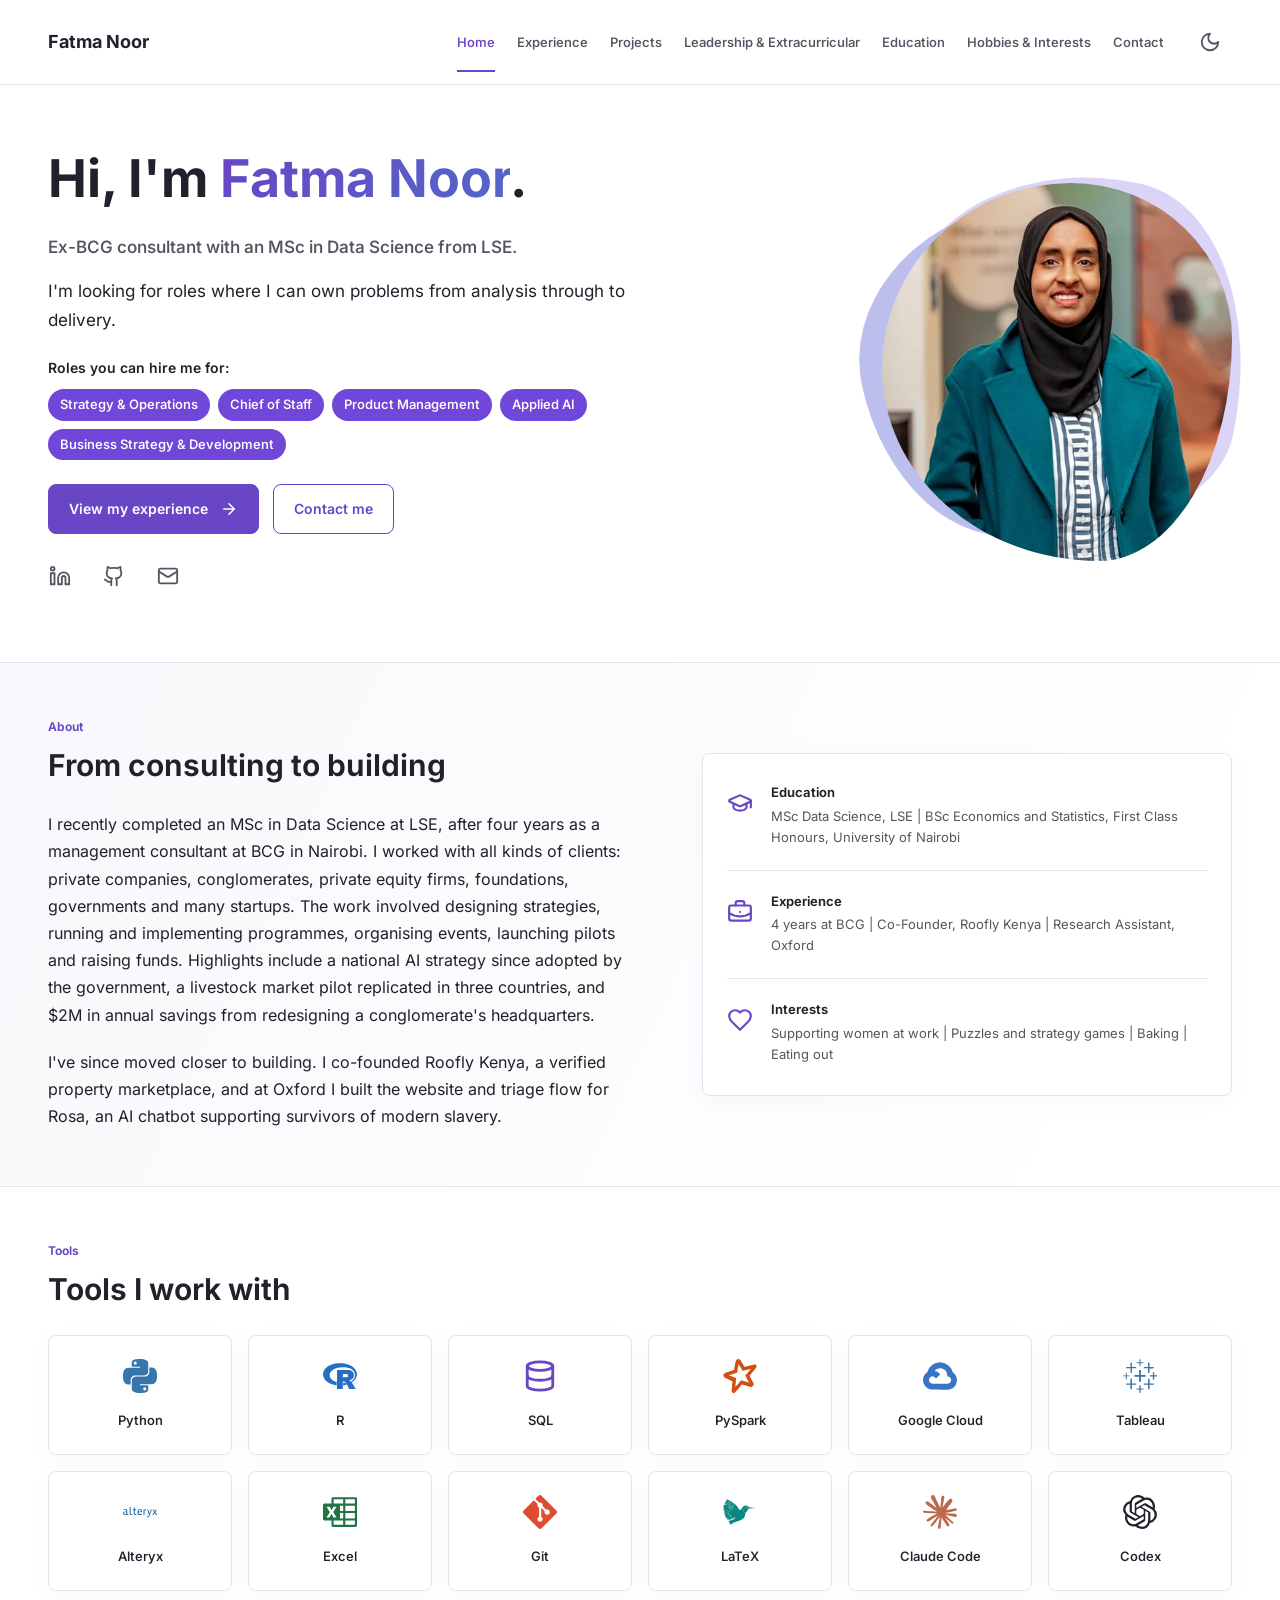
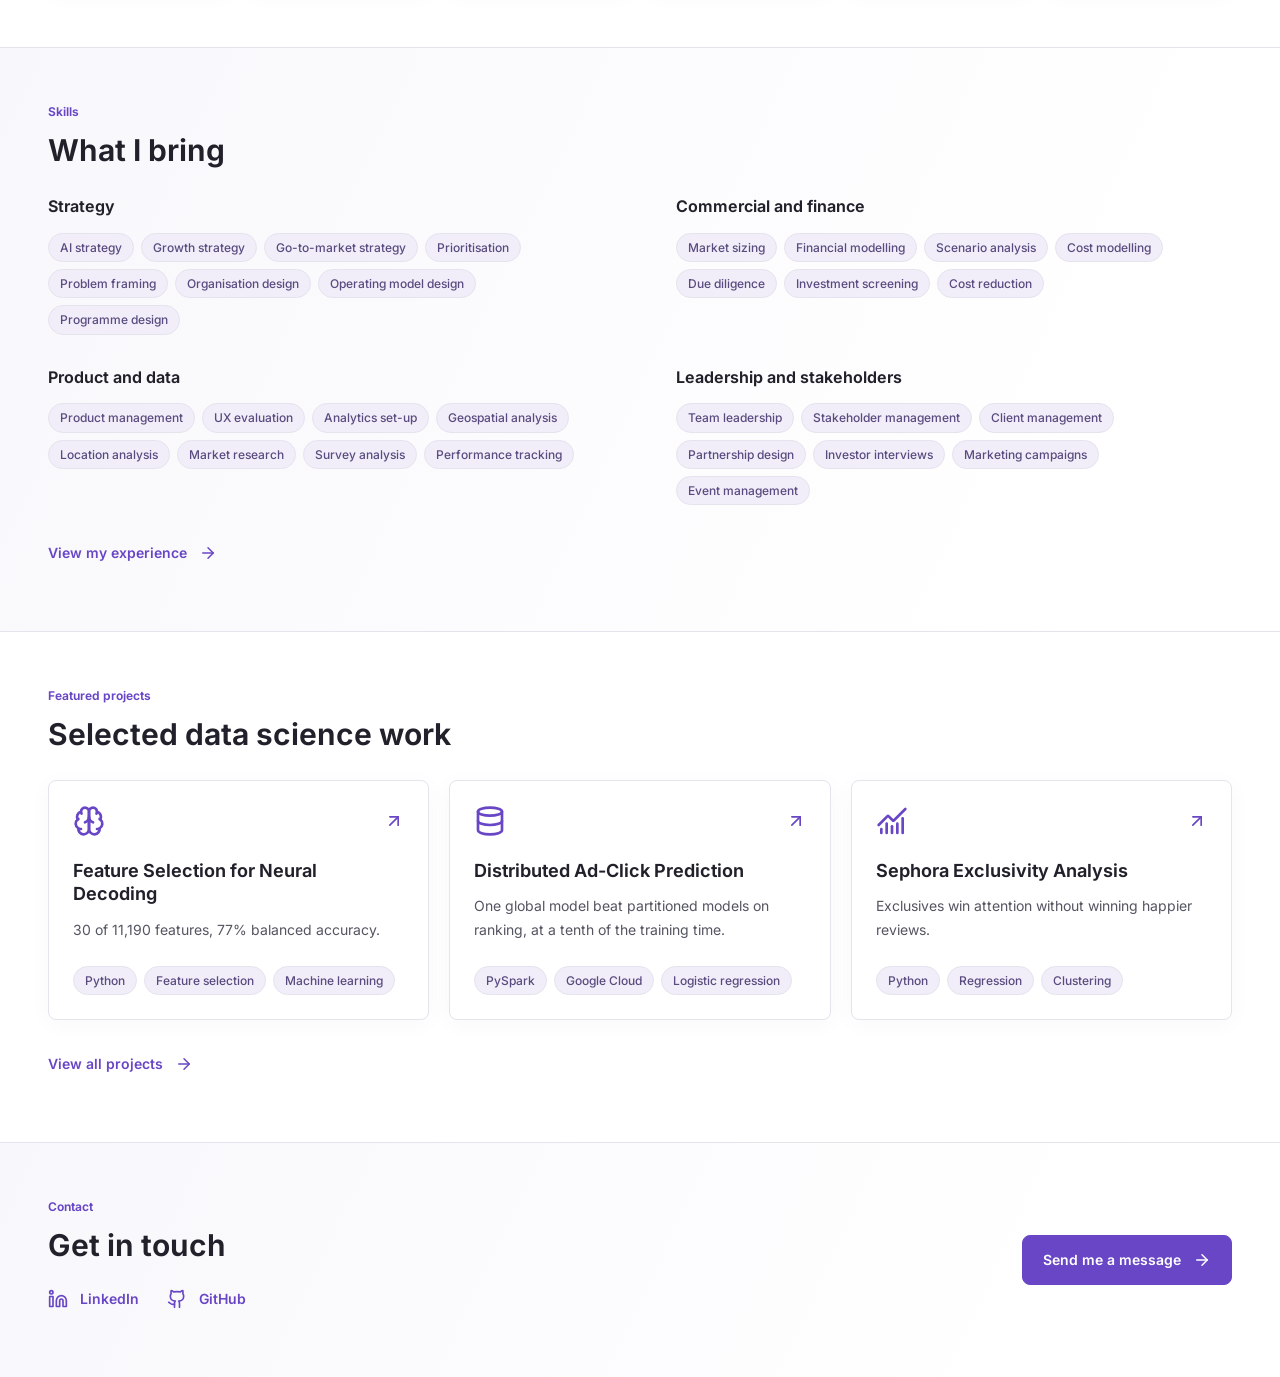
<file: index.html>
<!doctype html>
<html lang="en">
<head>
  <meta charset="utf-8">
  <meta name="viewport" content="width=device-width, initial-scale=1">
  <title></title>
  <meta name="description" content="">
  <!-- Generated sharing metadata from content.json -->
  <meta property="og:type" content="website">
  <meta property="og:site_name" content="Fatma Noor">
  <meta property="og:title" content="Fatma Noor">
  <meta property="og:description" content="I'm looking for roles where I can own problems from analysis through to delivery.">
  <meta property="og:url" content="https://fatma-noor.github.io/">
  <meta property="og:image" content="https://fatma-noor.github.io/images/og-preview.png">
  <meta property="og:image:type" content="image/png">
  <meta property="og:image:width" content="1200">
  <meta property="og:image:height" content="627">
  <meta property="og:image:alt" content="Fatma Noor">
  <meta name="twitter:card" content="summary_large_image">
  <meta name="twitter:title" content="Fatma Noor">
  <meta name="twitter:description" content="I'm looking for roles where I can own problems from analysis through to delivery.">
  <meta name="twitter:image" content="https://fatma-noor.github.io/images/og-preview.png">
  <meta name="twitter:image:alt" content="Fatma Noor">
  <!-- End sharing metadata -->
  <script src="theme.js"></script>
  <link rel="stylesheet" href="style.css">
  <script src="vendor/formspree-ajax.js" defer></script>
  <script src="app.js" defer></script>
</head>
<body>
  <a class="skip-link" href="#main"></a>
  <header class="site-header">
    <div class="header-inner">
      <a class="brand" href="#home"></a>
      <button class="theme-toggle icon-button" id="theme-toggle" type="button"></button>
      <nav id="navigation"></nav>
    </div>
  </header>
  <main id="main" tabindex="-1"></main>
</body>
</html>
</file>
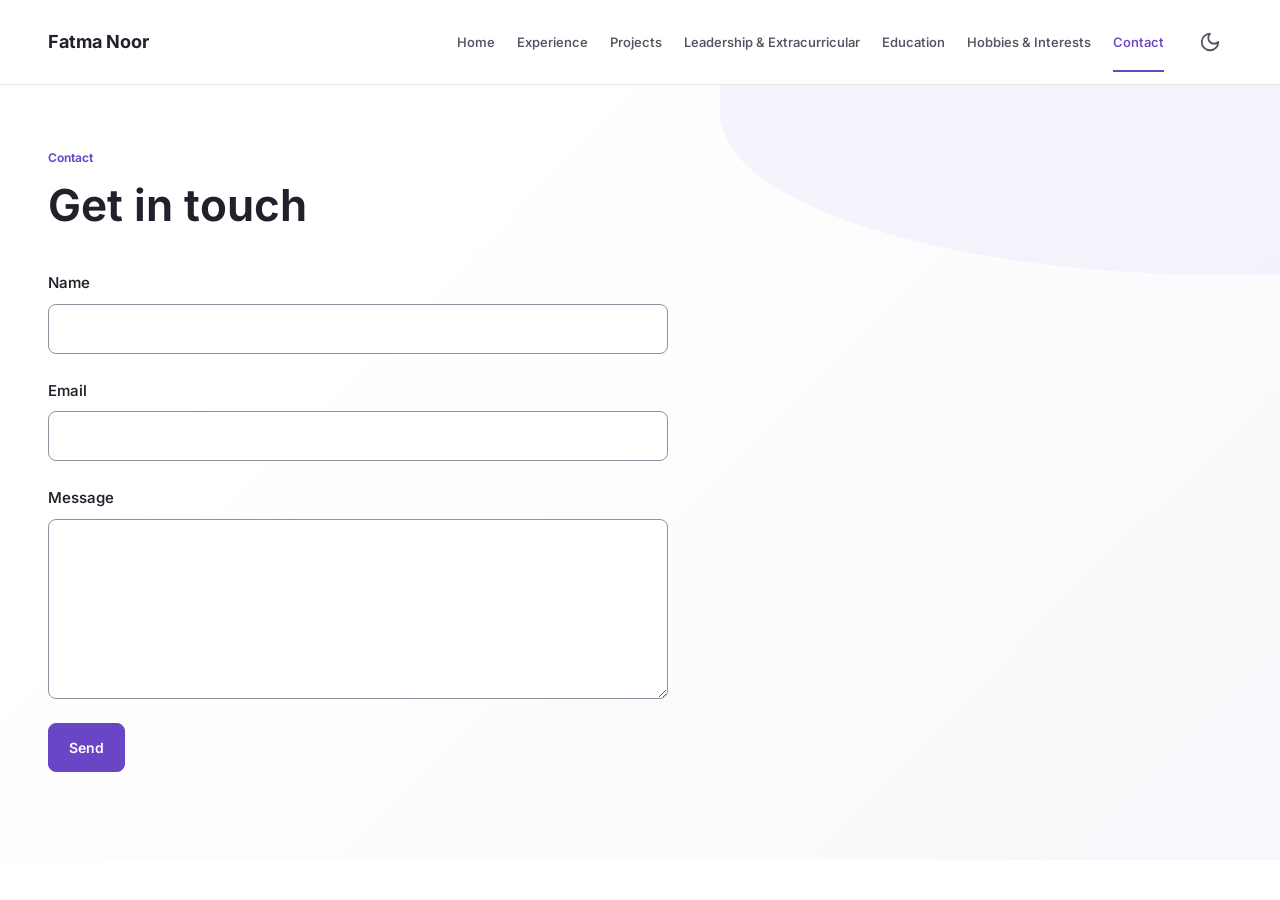
<file: contact.html>
<!doctype html>
<html lang="en">
<head>
  <meta charset="utf-8">
  <meta name="viewport" content="width=device-width, initial-scale=1">
  <title></title>
  <meta name="description" content="">
  <!-- Generated sharing metadata from content.json -->
  <meta property="og:type" content="website">
  <meta property="og:site_name" content="Fatma Noor">
  <meta property="og:title" content="Fatma Noor">
  <meta property="og:description" content="I'm looking for roles where I can own problems from analysis through to delivery.">
  <meta property="og:url" content="https://fatma-noor.github.io/contact.html">
  <meta property="og:image" content="https://fatma-noor.github.io/images/og-preview.png">
  <meta property="og:image:type" content="image/png">
  <meta property="og:image:width" content="1200">
  <meta property="og:image:height" content="627">
  <meta property="og:image:alt" content="Fatma Noor">
  <meta name="twitter:card" content="summary_large_image">
  <meta name="twitter:title" content="Fatma Noor">
  <meta name="twitter:description" content="I'm looking for roles where I can own problems from analysis through to delivery.">
  <meta name="twitter:image" content="https://fatma-noor.github.io/images/og-preview.png">
  <meta name="twitter:image:alt" content="Fatma Noor">
  <!-- End sharing metadata -->
  <script src="theme.js"></script>
  <link rel="stylesheet" href="style.css">
  <script src="vendor/formspree-ajax.js" defer></script>
  <script src="app.js" defer></script>
</head>
<body>
  <a class="skip-link" href="#main"></a>
  <header class="site-header">
    <div class="header-inner">
      <a class="brand" href="#home"></a>
      <button class="theme-toggle icon-button" id="theme-toggle" type="button"></button>
      <nav id="navigation"></nav>
    </div>
  </header>
  <main id="main" tabindex="-1"></main>
</body>
</html>
</file>
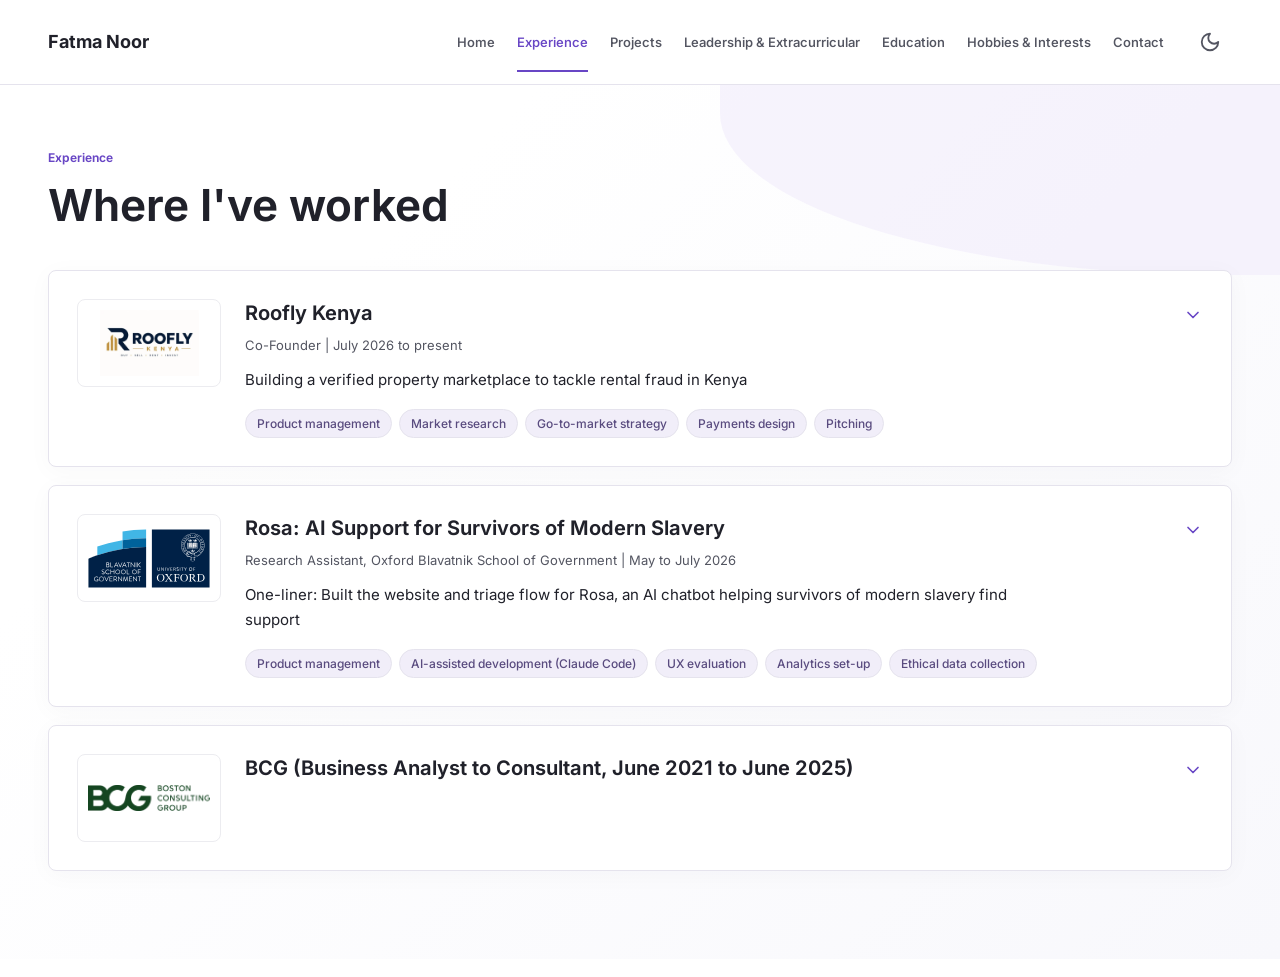
<file: experience.html>
<!doctype html>
<html lang="en">
<head>
  <meta charset="utf-8">
  <meta name="viewport" content="width=device-width, initial-scale=1">
  <title></title>
  <meta name="description" content="">
  <!-- Generated sharing metadata from content.json -->
  <meta property="og:type" content="website">
  <meta property="og:site_name" content="Fatma Noor">
  <meta property="og:title" content="Fatma Noor">
  <meta property="og:description" content="I'm looking for roles where I can own problems from analysis through to delivery.">
  <meta property="og:url" content="https://fatma-noor.github.io/experience.html">
  <meta property="og:image" content="https://fatma-noor.github.io/images/og-preview.png">
  <meta property="og:image:type" content="image/png">
  <meta property="og:image:width" content="1200">
  <meta property="og:image:height" content="627">
  <meta property="og:image:alt" content="Fatma Noor">
  <meta name="twitter:card" content="summary_large_image">
  <meta name="twitter:title" content="Fatma Noor">
  <meta name="twitter:description" content="I'm looking for roles where I can own problems from analysis through to delivery.">
  <meta name="twitter:image" content="https://fatma-noor.github.io/images/og-preview.png">
  <meta name="twitter:image:alt" content="Fatma Noor">
  <!-- End sharing metadata -->
  <script src="theme.js"></script>
  <link rel="stylesheet" href="style.css">
  <script src="vendor/formspree-ajax.js" defer></script>
  <script src="app.js" defer></script>
</head>
<body>
  <a class="skip-link" href="#main"></a>
  <header class="site-header">
    <div class="header-inner">
      <a class="brand" href="#home"></a>
      <button class="theme-toggle icon-button" id="theme-toggle" type="button"></button>
      <nav id="navigation"></nav>
    </div>
  </header>
  <main id="main" tabindex="-1"></main>
</body>
</html>
</file>
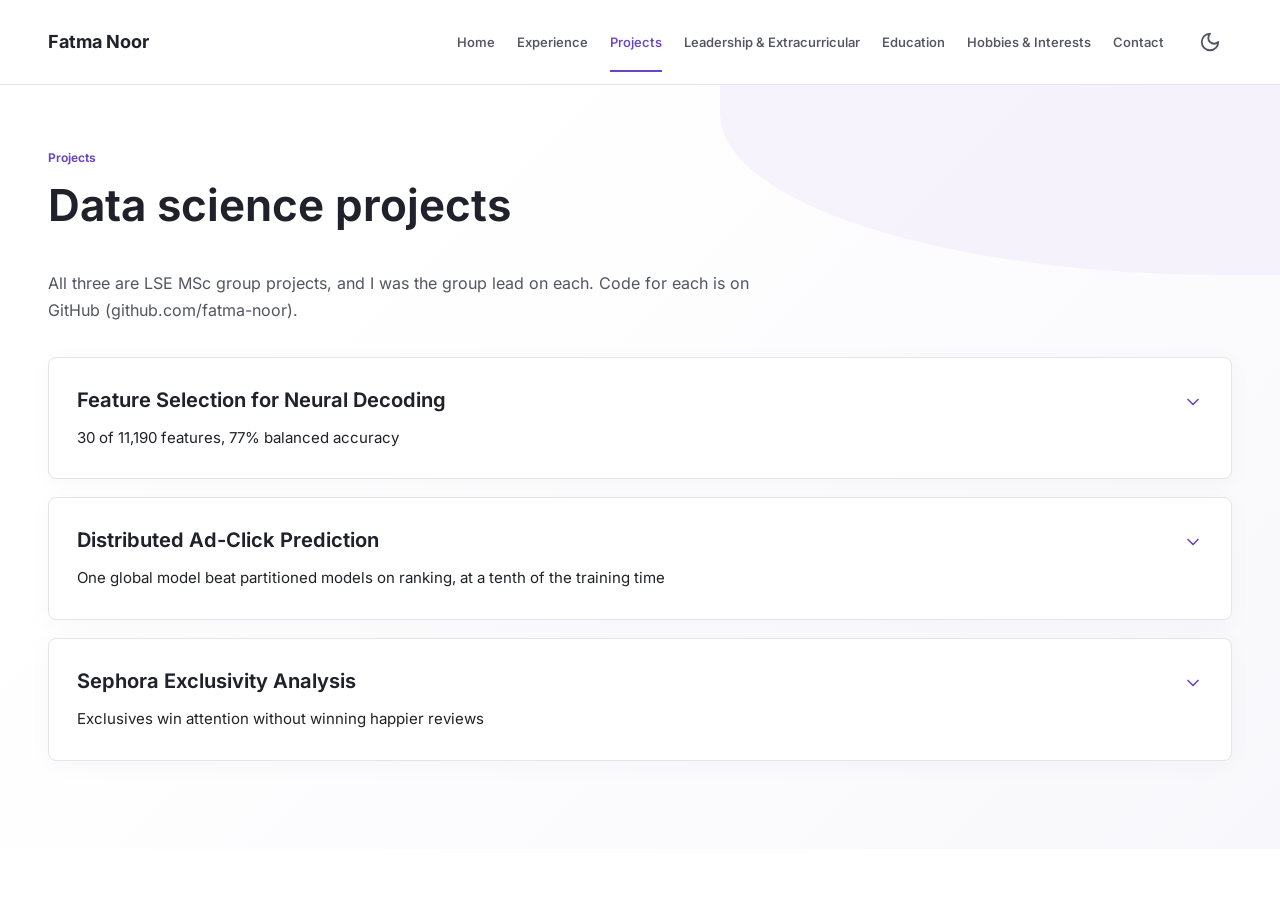
<file: projects.html>
<!doctype html>
<html lang="en">
<head>
  <meta charset="utf-8">
  <meta name="viewport" content="width=device-width, initial-scale=1">
  <title></title>
  <meta name="description" content="">
  <!-- Generated sharing metadata from content.json -->
  <meta property="og:type" content="website">
  <meta property="og:site_name" content="Fatma Noor">
  <meta property="og:title" content="Fatma Noor">
  <meta property="og:description" content="I'm looking for roles where I can own problems from analysis through to delivery.">
  <meta property="og:url" content="https://fatma-noor.github.io/projects.html">
  <meta property="og:image" content="https://fatma-noor.github.io/images/og-preview.png">
  <meta property="og:image:type" content="image/png">
  <meta property="og:image:width" content="1200">
  <meta property="og:image:height" content="627">
  <meta property="og:image:alt" content="Fatma Noor">
  <meta name="twitter:card" content="summary_large_image">
  <meta name="twitter:title" content="Fatma Noor">
  <meta name="twitter:description" content="I'm looking for roles where I can own problems from analysis through to delivery.">
  <meta name="twitter:image" content="https://fatma-noor.github.io/images/og-preview.png">
  <meta name="twitter:image:alt" content="Fatma Noor">
  <!-- End sharing metadata -->
  <script src="theme.js"></script>
  <link rel="stylesheet" href="style.css">
  <script src="vendor/formspree-ajax.js" defer></script>
  <script src="app.js" defer></script>
</head>
<body>
  <a class="skip-link" href="#main"></a>
  <header class="site-header">
    <div class="header-inner">
      <a class="brand" href="#home"></a>
      <button class="theme-toggle icon-button" id="theme-toggle" type="button"></button>
      <nav id="navigation"></nav>
    </div>
  </header>
  <main id="main" tabindex="-1"></main>
</body>
</html>
</file>
<file: style.css>
@font-face { font-family: Inter; src: url('fonts/inter-latin.woff2') format('woff2'); font-weight: 100 900; font-display: swap; }
:root {
  color-scheme: light;
  --background: #fff; --surface: #fff; --text: #20212a; --secondary: #535561;
  --accent: #6846c5; --accent-hover: #5334a7; --accent-soft: #f0ebfc;
  --role-background: #7047d9; --role-text: #fff;
  --band: #f8f8fc; --shape: #dcd4f7; --shape-secondary: #bcbfed;
  --muted: #f1eef9; --muted-text: #594b7f; --divider: #e5e3ed;
  --control-border: #92909f; --error: #b42332; --success: #18603c;
  --shadow: 0 4px 24px #24203608; --name-end: #5366c8;
  font-family: Inter, Arial, sans-serif; font-synthesis: none;
  color: var(--text); background: var(--background); letter-spacing: 0;
}
:root[data-theme="dark"] {
  color-scheme: dark;
  --background: #101116; --surface: #18191f; --text: #f2f2f6; --secondary: #bdbdc9;
  --accent: #b4a1f5; --accent-hover: #cbbdff; --accent-soft: #252035;
  --band: #15151d; --shape: #423369; --shape-secondary: #343b64;
  --muted: #292437; --muted-text: #d0c4ec; --divider: #32313d;
  --control-border: #757382; --error: #ff9aa5; --success: #8bdda9;
  --shadow: 0 4px 24px #00000020; --name-end: #97a5fc;
}
* { box-sizing: border-box; }
body { margin: 0; font-size: 1rem; line-height: 1.7; overflow-x: clip; }
button, input, textarea { font: inherit; }
a { color: var(--accent); text-underline-offset: 4px; }
a:hover { color: var(--accent-hover); }
button, summary, a { -webkit-tap-highlight-color: transparent; }
button, summary { cursor: pointer; }
:focus-visible { outline: 3px solid var(--accent); outline-offset: 5px; }
[hidden] { display: none !important; }
img { display: block; max-width: 100%; height: auto; }
h1, h2, h3, h4, p { margin-top: 0; }
h1, h2, h3, h4 { font-weight: 650; line-height: 1.3; text-wrap: balance; }
h1, h2, h3, h4, p, li, .tag, .tab { overflow-wrap: anywhere; }
h1 { font-size: 2.75rem; margin-bottom: 36px; }
h2 { font-size: 1.875rem; margin-bottom: 24px; }
h3 { font-size: 1.1875rem; margin-bottom: 12px; }
h4 { font-size: 1rem; margin-bottom: 8px; }
p { margin-bottom: 20px; max-width: 75ch; }
p:last-child { margin-bottom: 0; }
ul { padding-left: 24px; }
li { margin-bottom: 12px; }
.site-header { border-bottom: 1px solid var(--divider); background: var(--background); }
.header-inner, main { max-width: 1440px; padding-left: 48px; padding-right: 48px; margin: 0 auto; }
.header-inner { display: grid; grid-template-columns: auto 1fr auto; gap: 24px; align-items: center; min-height: 84px; }
.brand { grid-column: 1; color: var(--text); font-size: 1.125rem; font-weight: 700; text-decoration: none; display: inline-flex; min-height: 44px; align-items: center; white-space: nowrap; }
#navigation { grid-column: 2; grid-row: 1; display: flex; flex-wrap: wrap; justify-content: flex-end; gap: 0 22px; }
.tab { display: flex; align-items: center; min-height: 60px; padding: 16px 0 13px; border-bottom: 2px solid transparent; color: var(--secondary); font-size: 0.8125rem; font-weight: 550; text-align: left; text-decoration: none; transition: color 150ms; }
.tab:hover, .tab[aria-current="page"] { color: var(--accent); }
.tab[aria-current="page"] { border-bottom-color: var(--accent); }
.icon { display: inline-block; flex: 0 0 auto; width: 22px; height: 22px; background: currentColor; mask: var(--icon) center / contain no-repeat; -webkit-mask: var(--icon) center / contain no-repeat; }
.icon-button { display: inline-flex; align-items: center; justify-content: center; width: 44px; height: 44px; padding: 0; color: var(--secondary); background: transparent; border: 1px solid transparent; border-radius: 8px; text-decoration: none; transition: color 150ms, background 150ms; }
.icon-button:hover { color: var(--accent); background: var(--accent-soft); }
.theme-toggle { grid-column: 3; grid-row: 1; }
main { padding-top: 64px; padding-bottom: 88px; }
main:focus { outline: none; }
.view { min-width: 0; position: relative; isolation: isolate; }
.view:not(#view-home)::before { content: ''; position: absolute; z-index: -1; pointer-events: none; top: -64px; bottom: -88px; left: calc(50% - 50vw); width: 100vw; background: linear-gradient(135deg, var(--background) 25%, var(--band) 100%); }
.view:not(#view-home)::after { content: ''; position: absolute; z-index: -1; pointer-events: none; top: -64px; right: calc(50% - 50vw); width: min(560px, 75%); height: 190px; border-bottom-left-radius: 90% 85%; background: var(--accent-soft); opacity: .55; }
#view-home { margin-top: -64px; margin-bottom: -88px; }
.hero { display: grid; grid-template-columns: minmax(0, 1fr) 350px; gap: 50px; align-items: center; min-height: 500px; padding: 60px 0 64px; }
.hero-copy { min-width: 0; }
.hero-title { font-size: 3.25rem; font-weight: 700; margin: 0 0 20px; text-wrap: initial; }
.name-accent { color: var(--accent); background: linear-gradient(100deg, var(--accent), var(--name-end)); -webkit-background-clip: text; background-clip: text; -webkit-text-fill-color: transparent; }
.hero-intro { color: var(--secondary); font-size: 1.0625rem; font-weight: 550; max-width: 55ch; margin-bottom: 16px; }
.hero-strapline { font-size: 1.0625rem; max-width: 55ch; margin-bottom: 24px; }
.roles-heading { font-size: 0.875rem; font-weight: 600; margin-bottom: 12px; text-wrap: initial; }
.home-roles { display: flex; flex-wrap: wrap; align-items: center; font-size: 0.8125rem; font-weight: 550; line-height: 1.5; margin-bottom: 24px; gap: 8px; }
.home-roles span { color: var(--role-text); background: var(--role-background); border-radius: 999px; padding: 6px 12px; max-width: 100%; }
.home-actions { display: flex; gap: 14px; flex-wrap: wrap; align-items: center; }
.button { display: inline-flex; align-items: center; justify-content: center; gap: 12px; background: var(--accent); color: #fff; border: 1px solid var(--accent); border-radius: 8px; padding: 12px 20px; min-height: 48px; font-size: 0.875rem; font-weight: 600; text-decoration: none; transition: background 150ms, border-color 150ms; }
.button:hover { color: #fff; background: var(--accent-hover); border-color: var(--accent-hover); }
.button .icon { width: 18px; height: 18px; }
.button-secondary { color: var(--accent); background: transparent; border-color: var(--accent); }
.button-secondary:hover { color: var(--accent-hover); background: var(--accent-soft); }
[data-theme="dark"] .button:not(.button-secondary) { color: #171120; }
.button:disabled { opacity: .6; cursor: wait; }
.social-links { display: flex; gap: 10px; margin-top: 20px; margin-left: -10px; }
.portrait-wrap { position: relative; isolation: isolate; width: 350px; max-width: 100%; justify-self: end; }
.portrait-wrap::before, .portrait-wrap::after { content: ''; position: absolute; z-index: -1; width: 100%; height: 94%; background: var(--shape); border-radius: 59% 41% 58% 42% / 45% 64% 36% 55%; }
.portrait-wrap::before { top: -10px; right: -15px; transform: rotate(12deg); }
.portrait-wrap::after { background: var(--shape-secondary); top: 24px; left: -20px; transform: rotate(-12deg); width: 86%; height: 86%; }
.portrait { width: 100%; aspect-ratio: 1 / 1.08; object-fit: cover; object-position: center 23%; border-radius: 54% 46% 38% 62% / 49% 41% 59% 51%; }
.home-band { padding: 56px 0; position: relative; isolation: isolate; }
.home-band::before { content: ''; position: absolute; z-index: -1; inset-block: 0; left: calc(50% - 50vw); width: 100vw; background: var(--background); border-top: 1px solid var(--divider); }
.about-band::before, .skills-band::before { background: linear-gradient(115deg, var(--band), var(--background) 85%); }
.about-band { display: grid; grid-template-columns: minmax(0, 1.1fr) minmax(0, 1fr); gap: 72px; align-items: center; }
.section-heading .eyebrow { color: var(--accent); font-size: 0.75rem; line-height: 1.5; font-weight: 650; margin-bottom: 10px; }
.section-heading h2 { margin-bottom: 26px; }
.about-copy p { font-size: 1rem; }
.info-card { border: 1px solid var(--divider); border-radius: 8px; background: var(--surface); padding: 8px 24px; box-shadow: var(--shadow); }
.info-row { display: flex; gap: 18px; padding: 22px 0; }
.info-row + .info-row { border-top: 1px solid var(--divider); }
.info-row h3 { font-size: 0.8125rem; font-weight: 650; margin-bottom: 5px; }
.info-row p { font-size: 0.8125rem; line-height: 1.6; color: var(--secondary); }
.info-icon { color: var(--accent); width: 26px; height: 26px; margin-top: 6px; }
.tool-grid { display: grid; grid-template-columns: repeat(6, minmax(0, 1fr)); gap: 16px; }
.tool-tile { display: flex; flex-direction: column; gap: 16px; align-items: center; justify-content: center; text-align: center; min-height: 120px; padding: 18px 12px; border: 1px solid var(--divider); border-radius: 8px; background: var(--surface); box-shadow: var(--shadow); font-size: 0.8125rem; font-weight: 550; }
.tool-icon { width: 34px; height: 34px; color: var(--accent); }
.tool-0 .tool-icon { color: #3776ab; }
.tool-1 .tool-icon { color: #276dc3; }
.tool-3 .tool-icon { color: #d34e10; }
.tool-4 .tool-icon { color: #3875c8; }
.tool-5 .tool-icon { color: #3b73a2; }
.tool-6 .tool-icon { color: #2169a0; width: 62px; }
.tool-7 .tool-icon { color: #217346; }
.tool-8 .tool-icon { color: #e04c32; }
.tool-9 .tool-icon { color: #07877f; }
.tool-10 .tool-icon { color: #bb694e; }
.tool-11 .tool-icon { color: var(--text); }
[data-theme="dark"] .tool-icon { filter: brightness(1.35); }
.skill-groups { display: grid; grid-template-columns: repeat(2, minmax(0, 1fr)); gap: 32px 72px; margin-bottom: 26px; }
.skill-group { min-width: 0; }
.skill-group h3 { font-size: 1rem; }
.skills { display: flex; flex-wrap: wrap; gap: 7px; margin-top: 16px; }
.tag { display: inline-block; padding: 4px 11px; border: 1px solid var(--divider); border-radius: 999px; background: var(--muted); color: var(--muted-text); font-size: 0.75rem; font-weight: 500; line-height: 1.6; max-width: 100%; }
.text-link, .experience-link, .item-link { display: inline-flex; min-height: 44px; align-items: center; gap: 12px; font-size: 0.875rem; font-weight: 600; }
.text-link, .item-link { text-decoration: none; }
.text-link:hover, .item-link:hover { text-decoration: underline; }
.text-link .icon, .item-link .icon { width: 18px; height: 18px; }
.featured-grid { display: grid; grid-template-columns: repeat(3, minmax(0, 1fr)); gap: 20px; margin-bottom: 22px; }
.featured-card { display: flex; flex-direction: column; padding: 24px; border: 1px solid var(--divider); border-radius: 8px; background: var(--surface); color: var(--text); text-decoration: none; box-shadow: var(--shadow); transition: border-color 150ms, box-shadow 150ms; }
.featured-card:hover { color: var(--text); border-color: var(--accent); box-shadow: 0 6px 24px #6846c512; }
.featured-title { display: flex; justify-content: space-between; align-items: center; margin-bottom: 22px; }
.project-icon { width: 32px; height: 32px; color: var(--accent); }
.project-arrow { width: 20px; height: 20px; color: var(--accent); }
.featured-card h3 { font-size: 1.125rem; margin-bottom: 12px; text-wrap: initial; }
.featured-card p { color: var(--secondary); font-size: 0.875rem; margin-bottom: 24px; }
.featured-card .skills { margin-top: auto; }
.contact-band { display: flex; flex-wrap: wrap; align-items: center; justify-content: space-between; gap: 24px 48px; }
.contact-band::before { background: linear-gradient(115deg, var(--band), var(--background) 85%); }
.contact-band .section-heading h2 { margin-bottom: 12px; }
.contact-band-links { display: flex; flex-wrap: wrap; gap: 8px 28px; }
.contact-band-links .icon { width: 20px; height: 20px; }
.intro { margin-bottom: 32px; color: var(--secondary); }
.disclosure { margin-bottom: 18px; border: 1px solid var(--divider); border-radius: 8px; background: var(--surface); box-shadow: var(--shadow); transition: border-color 150ms; }
.disclosure:hover { border-color: var(--control-border); }
.disclosure[open] { border-color: var(--accent); }
.disclosure > summary { padding: 28px; list-style: none; position: relative; border-radius: 8px; display: flex; align-items: flex-start; gap: 24px; }
.disclosure > summary::-webkit-details-marker { display: none; }
.summary-copy { min-width: 0; flex: 1; }
.disclosure-chevron { width: 20px; height: 20px; color: var(--accent); margin-top: 6px; transition: transform 150ms; }
.disclosure[open] > summary > .disclosure-chevron { transform: rotate(180deg); }
.disclosure > summary:hover { background: var(--band); }
.summary-title { display: block; margin: 0; font-size: 1.25rem; font-weight: 650; line-height: 1.4; text-wrap: initial; }
.metadata { display: block; font-size: 0.8125rem; color: var(--secondary); margin-top: 7px; }
.so-what { display: block; margin-top: 12px; max-width: 85ch; font-size: 0.9375rem; line-height: 1.65; }
.logo-frame { display: flex; flex: 0 0 auto; width: 144px; height: 88px; align-items: center; justify-content: center; padding: 10px; border: 1px solid #ececf0; border-radius: 8px; background: #fff; overflow: hidden; }
.organisation-logo { width: 100%; height: 100%; object-fit: contain; }
.detail-body { padding: 0 28px 30px; }
.story-section { margin-top: 24px; }
.story-section h3, .story-section h4 { color: var(--accent); font-size: 0.9375rem; }
.story-section p { max-width: 85ch; }
.item-link { margin-top: 16px; }
.bcg-body { padding: 0 28px 8px; }
.bcg-level { margin-bottom: 32px; }
.bcg-level > h2 { font-size: 1.25rem; padding-top: 24px; border-top: 1px solid var(--divider); }
.bcg-level:first-child > h2 { padding-top: 8px; border-top: 0; }
.project-row { margin-bottom: 0; border: 0; border-top: 1px solid var(--divider); border-radius: 0; background: transparent; box-shadow: none; }
.project-row[open], .project-row:hover { border-color: var(--divider); }
.project-row > summary { padding-left: 0; padding-right: 0; border-radius: 0; }
.project-row .detail-body { padding-left: 0; padding-right: 0; }
.level-note { font-size: 0.875rem; color: var(--secondary); margin-bottom: 20px; }
.education-lse { display: grid; grid-template-columns: minmax(0, 1fr) 260px; gap: 56px; align-items: start; padding-bottom: 40px; }
.institution-title { display: flex; gap: 24px; align-items: center; margin-bottom: 24px; }
.institution-title .logo-frame { width: 88px; height: 96px; }
.institution-title .education-heading { margin-bottom: 0; }
.lse-photo { width: 100%; border-radius: 8px; aspect-ratio: 3 / 4; object-fit: cover; }
.education-group { border-top: 1px solid var(--divider); padding-top: 32px; margin-bottom: 40px; }
.education-heading { font-size: 1.375rem; max-width: 40ch; }
.prizes { max-width: 85ch; }
.hobby-group { margin-top: 32px; padding-top: 24px; border-top: 1px solid var(--divider); }
.other-interests { margin-top: 48px; }
.interest { margin-bottom: 24px; }
.photo-grid { display: grid; grid-template-columns: repeat(3, minmax(0, 1fr)); gap: 20px; margin-top: 24px; }
.food-photo { width: 100%; aspect-ratio: 3 / 4; object-fit: cover; border-radius: 8px; }
.contact-form { max-width: 620px; }
.field { margin-bottom: 24px; }
label { display: block; margin-bottom: 8px; font-size: 0.9375rem; font-weight: 550; }
input, textarea { display: block; width: 100%; background: var(--surface); color: var(--text); border: 1px solid var(--control-border); border-radius: 8px; padding: 12px 14px; font-size: 1rem; line-height: 1.5; }
textarea { min-height: 180px; resize: vertical; }
[aria-invalid="true"] { border-color: var(--error); }
.field-error { color: var(--error); font-size: 0.875rem; margin-top: 8px; }
.feedback { margin-bottom: 24px; font-size: 1rem; padding: 16px 0; }
.feedback.error { color: var(--error); }
.feedback.success { color: var(--success); }
.error-links { margin: 8px 0 0; }
.error-links a { color: var(--error); }
.skip-link { position: absolute; top: 8px; left: 20px; padding: 8px 16px; background: var(--surface); transform: translateY(-200%); z-index: 2; }
.skip-link:focus { transform: translateY(0); }
.sr-only { position: absolute; width: 1px; height: 1px; padding: 0; margin: -1px; overflow: hidden; clip-path: inset(50%); white-space: nowrap; border: 0; }
@media (max-width: 1200px) {
  .header-inner { grid-template-columns: 1fr auto; gap: 0 24px; padding-top: 12px; }
  .theme-toggle { grid-column: 2; }
  #navigation { grid-column: 1 / -1; grid-row: 2; justify-content: flex-start; }
  .tab { min-height: 52px; }
  .hero { grid-template-columns: minmax(0, 1fr) 290px; gap: 36px; }
  .hero-title { font-size: 2.75rem; }
  .portrait-wrap { width: 290px; }
  .about-band { gap: 40px; }
}
@media (max-width: 1050px) {
  .header-inner, main { padding-left: 28px; padding-right: 28px; }
  #navigation { gap: 0 20px; }
  .hero { min-height: 460px; }
  .portrait-wrap { margin-right: 20px; }
  .about-band { grid-template-columns: minmax(0, 1fr) minmax(0, 1fr); gap: 32px; }
  .tool-grid { grid-template-columns: repeat(4, minmax(0, 1fr)); }
  .skill-groups { gap: 32px; }
  .education-lse { grid-template-columns: minmax(0, 1fr) 220px; gap: 32px; }
  .logo-frame { width: 124px; }
}
@media (max-width: 750px) {
  .about-band { grid-template-columns: 1fr; }
  .featured-grid { grid-template-columns: 1fr; }
  .featured-card { padding: 24px; }
  .hero { grid-template-columns: minmax(0, 1fr) 240px; gap: 24px; }
  .portrait-wrap { width: 240px; }
  .hero-title { font-size: 2.25rem; }
  .info-card { max-width: 620px; }
}
@media (max-width: 650px) {
  .header-inner, main { padding-left: 20px; padding-right: 20px; }
  .header-inner { padding-top: 12px; }
  #navigation { gap: 0 18px; margin-top: 4px; }
  .tab { min-height: 44px; padding: 10px 0 8px; }
  main { padding-top: 36px; padding-bottom: 48px; }
  #view-home { margin-top: -36px; margin-bottom: -48px; }
  .view:not(#view-home)::before { top: -36px; bottom: -48px; }
  .view:not(#view-home)::after { top: -36px; height: 130px; }
  h1 { font-size: 2.125rem; margin-bottom: 28px; }
  h2 { font-size: 1.625rem; }
  .hero { display: flex; flex-direction: column; gap: 20px; align-items: flex-start; min-height: auto; padding-top: 24px; padding-bottom: 24px; }
  .portrait-wrap { width: 160px; max-width: calc(100% - 36px); align-self: center; order: -1; margin-right: 0; }
  .hero-title { font-size: 2rem; margin-bottom: 16px; }
  .home-roles { margin-bottom: 20px; }
  .hero-intro { font-size: 1rem; }
  .hero-strapline { font-size: 1rem; margin-bottom: 20px; }
  .social-links { margin-top: 12px; }
  .home-actions { gap: 12px; }
  .button { padding: 12px 16px; }
  .home-band { padding: 32px 0; }
  .tool-grid { grid-template-columns: repeat(3, minmax(0, 1fr)); gap: 10px; }
  .tool-tile { min-height: 112px; padding: 14px 6px; }
  .skill-groups { grid-template-columns: 1fr; gap: 24px; }
  .disclosure > summary { padding: 20px; gap: 14px; flex-wrap: wrap; }
  .disclosure > summary > .summary-copy { flex-basis: calc(100% - 34px); }
  .summary-title { font-size: 1.125rem; }
  .logo-frame { width: 124px; height: 72px; margin-right: calc(100% - 124px); }
  .detail-body { padding: 0 20px 24px; }
  .bcg-body { padding: 0 20px 4px; }
  .project-row > summary { padding-left: 0; padding-right: 0; }
  .education-lse { display: flex; flex-direction: column; gap: 24px; }
  .institution-title { align-items: flex-start; gap: 16px; }
  .institution-title .logo-frame { width: 68px; height: 76px; margin-right: 0; padding: 5px; }
  .education-heading { font-size: 1.125rem; }
  .lse-photo { width: min(100%, 300px); }
  .photo-grid { grid-template-columns: 1fr; gap: 20px; }
  .food-photo { max-width: 380px; }
}
@media (prefers-reduced-motion: reduce) {
  *, *::before, *::after { transition: none !important; scroll-behavior: auto !important; }
}
</file>
